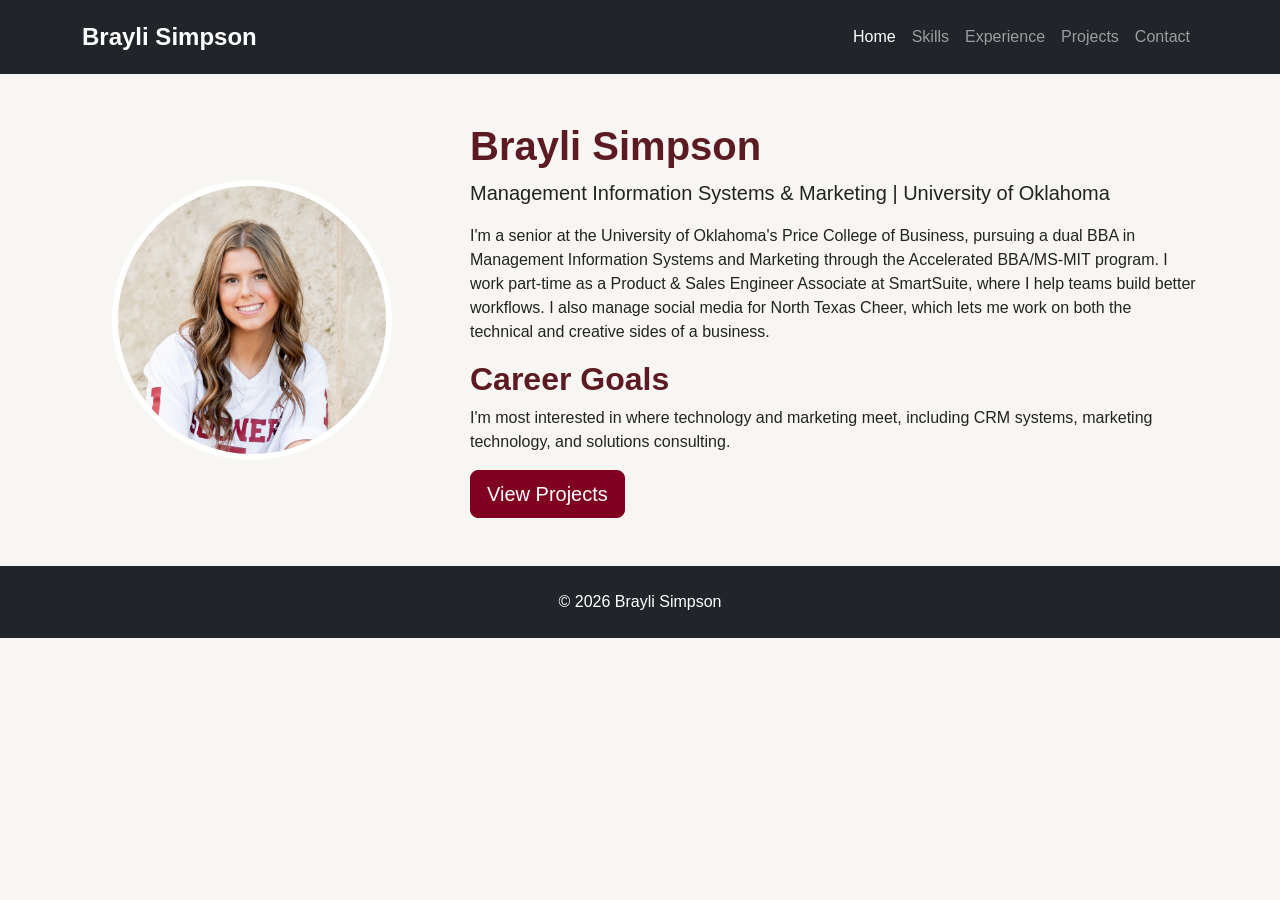
<file: index.html>
<!DOCTYPE html>
<html lang="en">

<head>
    <meta charset="UTF-8">
    <meta name="viewport" content="width=device-width, initial-scale=1.0">
    <title>Brayli Simpson | Portfolio </title>
    <link href="https://cdn.jsdelivr.net/npm/bootstrap@5.3.3/dist/css/bootstrap.min.css" rel="stylesheet">
    <link href="https://cdn.jsdelivr.net/npm/bootstrap-icons@1.11.3/font/bootstrap-icons.min.css" rel="stylesheet">
    <link href="css/style.css" rel="stylesheet">
</head>

<body>
    <nav class="navbar navbar-expand-lg bg-dark sticky-top" data-bs-theme="dark">
        <div class="container">

            <a class="navbar-brand" href="index.html">Brayli Simpson</a>

            <button class="navbar-toggler" type="button" data-bs-toggle="collapse" data-bs-target="#mainNav">
                <span class="navbar-toggler-icon"></span>
            </button>

            <div class="collapse navbar-collapse" id="mainNav">
                <ul class="navbar-nav ms-auto">
                    <li class="nav-item"><a class="nav-link active" href="index.html">Home</a></li>
                    <li class="nav-item"><a class="nav-link" href="skills.html">Skills</a></li>
                    <li class="nav-item"><a class="nav-link" href="experience.html">Experience</a></li>
                    <li class="nav-item"><a class="nav-link" href="projects.html">Projects</a></li>
                    <li class="nav-item"><a class="nav-link" href="contact.html">Contact</a></li>
                </ul>
            </div>

        </div>
    </nav>
    <main>
        <section id="about" class="container py-5">
            <div class="row align-items-center g-5">

                <div class="col-md-4 text-center">
                    <img src="images/Profile.jpeg" alt="Brayli Simpson" class="img-fluid rounded-circle">
                </div>

                <div class="col-md-8">
                    <h1>Brayli Simpson</h1>
                    <p class="lead">Management Information Systems & Marketing | University of Oklahoma</p>

                    <p>I'm a senior at the University of Oklahoma's Price College of Business, pursuing a dual BBA in
                        Management Information Systems and Marketing through the Accelerated BBA/MS-MIT program. I work
                        part-time as a Product & Sales Engineer Associate at SmartSuite, where I help teams build better
                        workflows. I also manage social media for North Texas Cheer, which lets me work on both the
                        technical and creative sides of a business.</p>

                    <h2>Career Goals</h2>
                    <p>I'm most interested in where technology and marketing meet, including CRM systems, marketing
                        technology, and solutions consulting.</p>

                    <a href="projects.html" class="btn btn-primary btn-lg">View Projects</a>
                </div>

            </div>
        </section>
    </main>
    <footer class="bg-dark text-white text-center py-4">
        <p class="mb-0">&copy; 2026 Brayli Simpson</p>

        <!-- Back to top button -->
        <button id="back-to-top" class="btn btn-primary position-fixed bottom-0 end-0 m-4 d-none">
            <i class="bi bi-arrow-up text-white"></i> Top
        </button>
        
    </footer>
    <script src="https://cdn.jsdelivr.net/npm/bootstrap@5.3.3/dist/js/bootstrap.bundle.min.js"></script>
    <script src="js/script.js"></script>
</body>

</html>
</file>
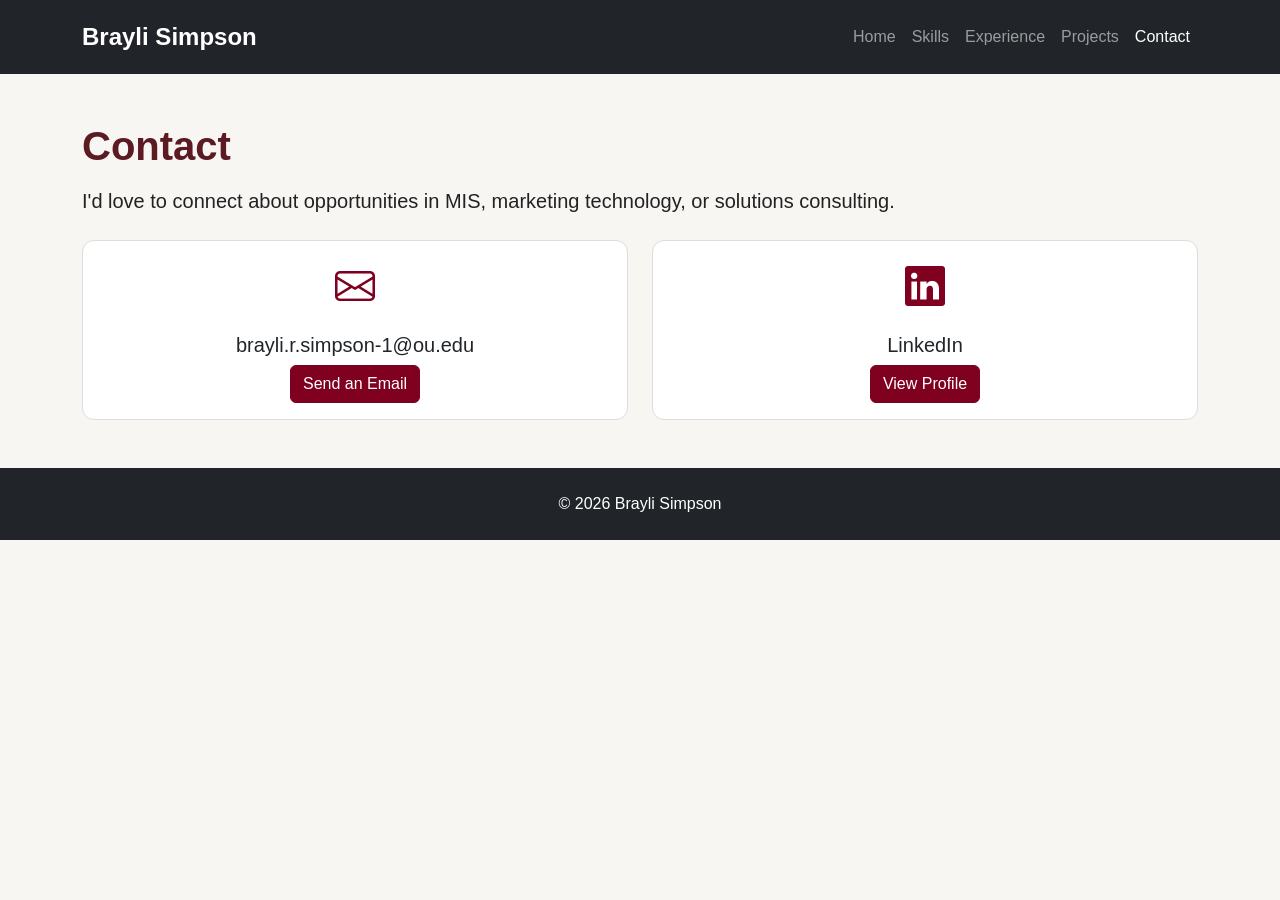
<file: contact.html>
<!DOCTYPE html>
<html lang="en">

<head>
  <meta charset="UTF-8">
  <meta name="viewport" content="width=device-width, initial-scale=1.0">
  <title>Contact | Brayli Simpson</title>
  <link href="https://cdn.jsdelivr.net/npm/bootstrap@5.3.3/dist/css/bootstrap.min.css" rel="stylesheet">
  <link href="https://cdn.jsdelivr.net/npm/bootstrap-icons@1.11.3/font/bootstrap-icons.min.css" rel="stylesheet">
  <link href="css/style.css" rel="stylesheet">
</head>

<body>
  <nav class="navbar navbar-expand-lg bg-dark sticky-top" data-bs-theme="dark">
    <div class="container">

      <a class="navbar-brand" href="index.html">Brayli Simpson</a>

      <button class="navbar-toggler" type="button" data-bs-toggle="collapse" data-bs-target="#mainNav">
        <span class="navbar-toggler-icon"></span>
      </button>

      <div class="collapse navbar-collapse" id="mainNav">
        <ul class="navbar-nav ms-auto">
          <li class="nav-item"><a class="nav-link" href="index.html">Home</a></li>
          <li class="nav-item"><a class="nav-link" href="skills.html">Skills</a></li>
          <li class="nav-item"><a class="nav-link" href="experience.html">Experience</a></li>
          <li class="nav-item"><a class="nav-link" href="projects.html">Projects</a></li>
          <li class="nav-item"><a class="nav-link active" href="contact.html">Contact</a></li>
        </ul>
      </div>

    </div>
  </nav>
  <main>
    <!-- Contact section -->
    <section id="contact" class="container py-5">
      <h1 class="mb-3">Contact</h1>
      <p class="lead mb-4">I'd love to connect about opportunities in MIS, marketing technology, or solutions
        consulting.</p>

      <div class="row g-4">

        <!-- Contact One -->
        <div class="col-md-6">
          <div class="card h-100 text-center">
            <div class="card-body">
              <i class="bi bi-envelope fs-1"></i>
              <h2 class="h5 card-title mt-3">brayli.r.simpson-1@ou.edu</h2>
              <a href="mailto:brayli.r.simpson-1@ou.edu" class="btn btn-primary" target="_blank">Send an Email</a>
            </div>
          </div>
        </div>

        <!-- Contact Two -->
        <div class="col-md-6">
          <div class="card h-100 text-center">
            <div class="card-body">
              <i class="bi bi-linkedin fs-1"></i>
              <h2 class="h5 card-title mt-3">LinkedIn</h2>
              <a href="https://www.linkedin.com/in/brayli-simpson-b76a362b9/?isSelfProfile=true" class="btn btn-primary"
                target="_blank">View Profile</a>
            </div>
          </div>
        </div>

      </div>
    </section>
  </main>

  <!-- Back to top button -->
  <button id="back-to-top" class="btn btn-primary position-fixed bottom-0 end-0 m-4 d-none">
    <i class="bi bi-arrow-up text-white"></i> Top
  </button>
  <footer class="bg-dark text-white text-center py-4">
    <p class="mb-0">&copy; 2026 Brayli Simpson</p>
  </footer>
  <script src="https://cdn.jsdelivr.net/npm/bootstrap@5.3.3/dist/js/bootstrap.bundle.min.js"></script>
  <script src="js/script.js"></script>
</body>

</html>
</file>
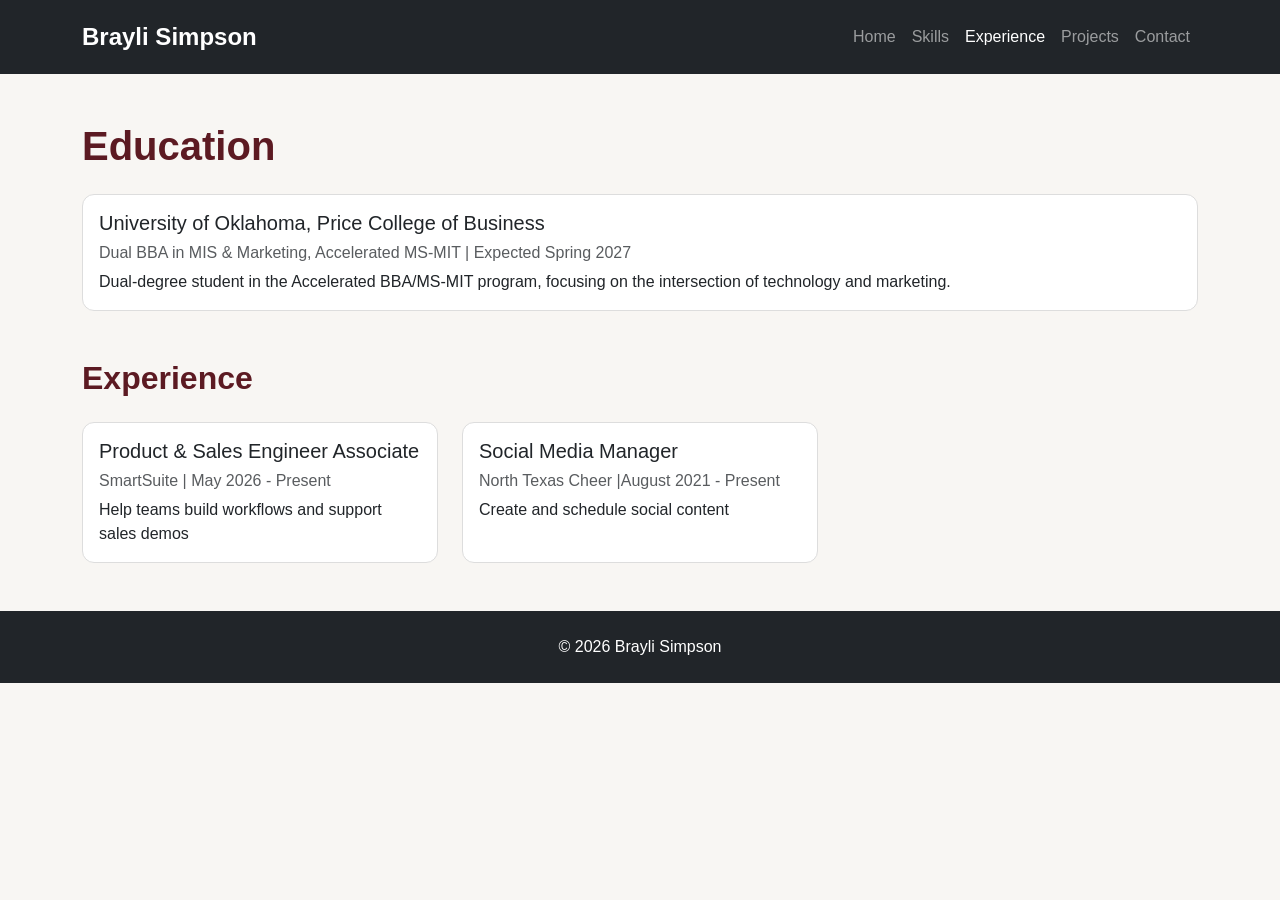
<file: experience.html>
<!DOCTYPE html>
<html lang="en">

<head>
  <meta charset="UTF-8">
  <meta name="viewport" content="width=device-width, initial-scale=1.0">
  <title>Experience | Brayli Simpson</title>
  <link href="https://cdn.jsdelivr.net/npm/bootstrap@5.3.3/dist/css/bootstrap.min.css" rel="stylesheet">
  <link href="https://cdn.jsdelivr.net/npm/bootstrap-icons@1.11.3/font/bootstrap-icons.min.css" rel="stylesheet">
  <link href="css/style.css" rel="stylesheet">
</head>

<body>
  <nav class="navbar navbar-expand-lg bg-dark sticky-top" data-bs-theme="dark">
    <div class="container">

      <a class="navbar-brand" href="index.html">Brayli Simpson</a>

      <button class="navbar-toggler" type="button" data-bs-toggle="collapse" data-bs-target="#mainNav">
        <span class="navbar-toggler-icon"></span>
      </button>

      <div class="collapse navbar-collapse" id="mainNav">
        <ul class="navbar-nav ms-auto">
          <li class="nav-item"><a class="nav-link" href="index.html">Home</a></li>
          <li class="nav-item"><a class="nav-link" href="skills.html">Skills</a></li>
          <li class="nav-item"><a class="nav-link active" href="experience.html">Experience</a></li>
          <li class="nav-item"><a class="nav-link" href="projects.html">Projects</a></li>
          <li class="nav-item"><a class="nav-link" href="contact.html">Contact</a></li>
        </ul>
      </div>

    </div>
  </nav>
  <main class="container py-5">

    <!-- EDUCATION -->
    <h1 class="mb-4">Education</h1>
    <div class="card mb-5">
      <div class="card-body">
        <h2 class="h5 card-title">University of Oklahoma, Price College of Business</h2>
        <h3 class="h6 text-muted">Dual BBA in MIS & Marketing, Accelerated MS-MIT | Expected Spring 2027</h3>
        <p class="card-text">Dual-degree student in the Accelerated BBA/MS-MIT program, focusing on the intersection of
          technology and marketing.</p>
      </div>
    </div>

    <!-- EXPERIENCE -->
    <h2 class="mb-4">Experience</h2>
    <div class="row g-4">

      <div class="col-md-6 col-lg-4">
        <div class="card h-100">
          <div class="card-body">
            <h3 class="h5 card-title">Product & Sales Engineer Associate</h3>
            <h4 class="h6 text-muted">SmartSuite | May 2026 - Present</h4>
            <p class="card-text">Help teams build workflows and support sales demos</p>
          </div>
        </div>
      </div>

      <div class="col-md-6 col-lg-4">
        <div class="card h-100">
          <div class="card-body">
            <h3 class="h5 card-title">Social Media Manager </h3>
            <h4 class="h6 text-muted">North Texas Cheer |August 2021 - Present</h4>
            <p class="card-text">Create and schedule social content</p>
          </div>
        </div>
      </div>

    </div>
  </main>

  <!-- Back to top button -->
  <button id="back-to-top" class="btn btn-primary position-fixed bottom-0 end-0 m-4 d-none">
    <i class="bi bi-arrow-up text-white"></i> Top
  </button>

  <footer class="bg-dark text-white text-center py-4">
    <p class="mb-0">&copy; 2026 Brayli Simpson</p>
  </footer>

  <script src="https://cdn.jsdelivr.net/npm/bootstrap@5.3.3/dist/js/bootstrap.bundle.min.js"></script>
  <script src="js/script.js"></script>
</body>

</html>
</file>
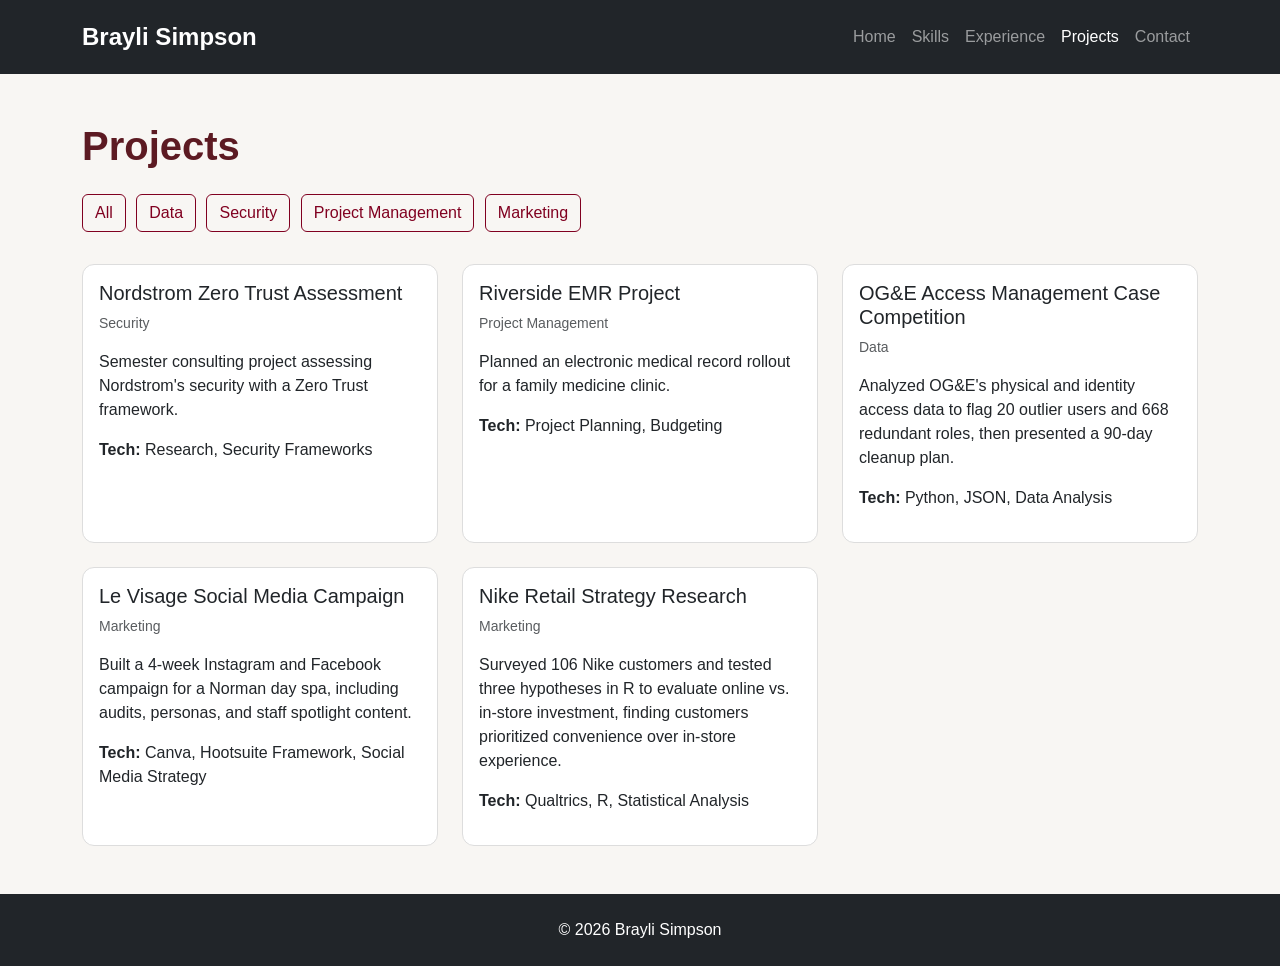
<file: projects.html>
<!DOCTYPE html>
<html lang="en">

<head>
  <meta charset="UTF-8">
  <meta name="viewport" content="width=device-width, initial-scale=1.0">
  <title>Projects | Brayli Simpson</title>
  <link href="https://cdn.jsdelivr.net/npm/bootstrap@5.3.3/dist/css/bootstrap.min.css" rel="stylesheet">
  <link href="https://cdn.jsdelivr.net/npm/bootstrap-icons@1.11.3/font/bootstrap-icons.min.css" rel="stylesheet">
  <link href="css/style.css" rel="stylesheet">
</head>

<body>
  <nav class="navbar navbar-expand-lg bg-dark sticky-top" data-bs-theme="dark">
    <div class="container">

      <a class="navbar-brand" href="index.html">Brayli Simpson</a>

      <button class="navbar-toggler" type="button" data-bs-toggle="collapse" data-bs-target="#mainNav">
        <span class="navbar-toggler-icon"></span>
      </button>

      <div class="collapse navbar-collapse" id="mainNav">
        <ul class="navbar-nav ms-auto">
          <li class="nav-item"><a class="nav-link" href="index.html">Home</a></li>
          <li class="nav-item"><a class="nav-link" href="skills.html">Skills</a></li>
          <li class="nav-item"><a class="nav-link" href="experience.html">Experience</a></li>
          <li class="nav-item"><a class="nav-link active" href="projects.html">Projects</a></li>
          <li class="nav-item"><a class="nav-link" href="contact.html">Contact</a></li>
        </ul>
      </div>

    </div>
  </nav>
  <main>
    <section id="projects" class="container py-5">
      <h1 class="mb-4">Projects</h1>


      <div class="mb-4">
        <button class="btn btn-outline-primary filter-btn" data-category="All">All</button>
        <button class="btn btn-outline-primary filter-btn" data-category="Data">Data</button>
        <button class="btn btn-outline-primary filter-btn" data-category="Security">Security</button>
        <button class="btn btn-outline-primary filter-btn" data-category="Project Management">Project
          Management</button>
        <button class="btn btn-outline-primary filter-btn" data-category="Marketing">Marketing</button>
      </div>

      <div id="projects-container" class="row g-4"></div>
    </section>
  </main>

  <!-- Back to top button -->
  <button id="back-to-top" class="btn btn-primary position-fixed bottom-0 end-0 m-4 d-none">
    <i class="bi bi-arrow-up text-white"></i> Top
  </button>

  <footer class="bg-dark text-white text-center py-4">
    <p class="mb-0">&copy; 2026 Brayli Simpson</p>
  </footer>
  <script src="https://cdn.jsdelivr.net/npm/bootstrap@5.3.3/dist/js/bootstrap.bundle.min.js"></script>
  <script src="js/script.js"></script>
</body>

</html>
</file>
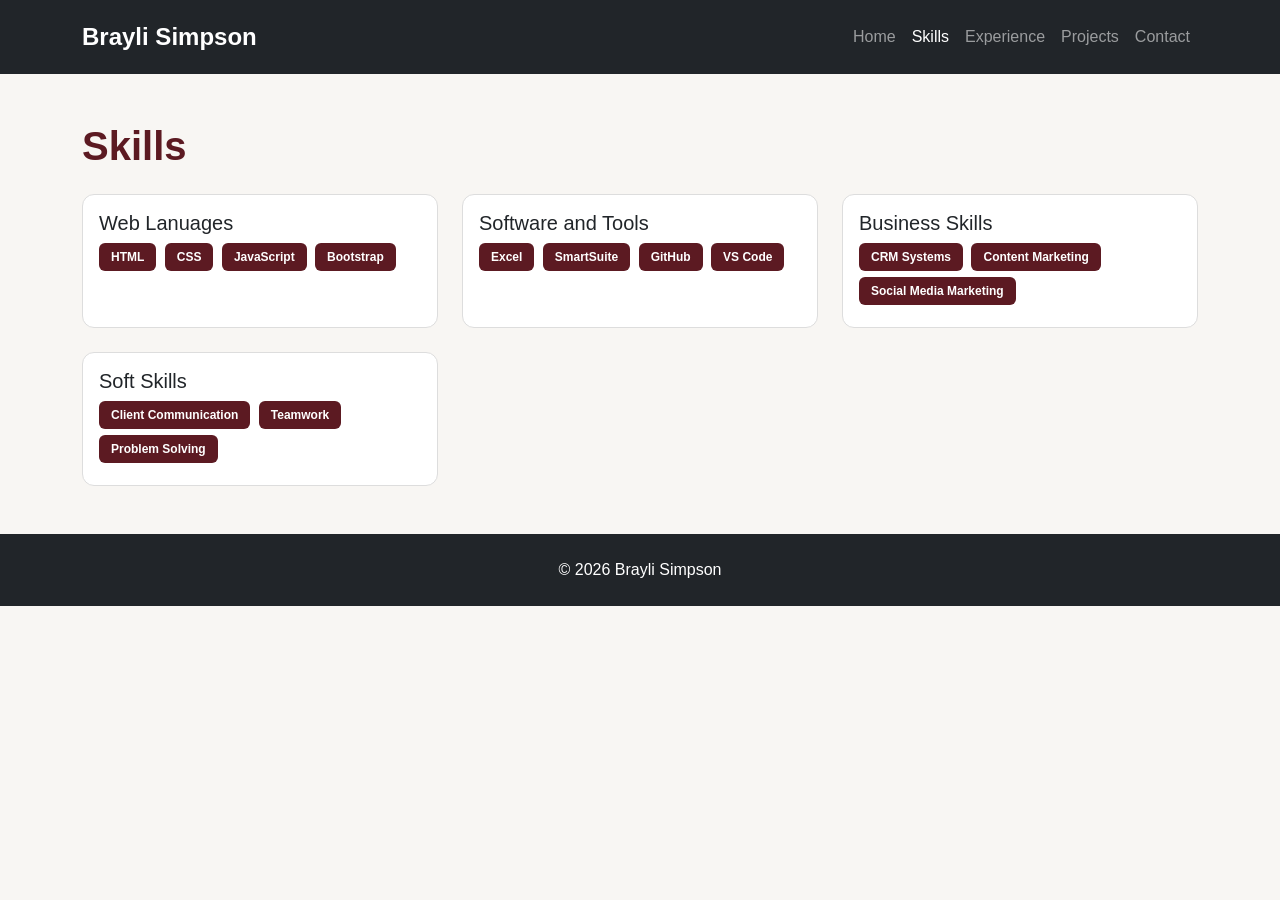
<file: skills.html>
<!DOCTYPE html>
<html lang="en">

<head>
  <meta charset="UTF-8">
  <meta name="viewport" content="width=device-width, initial-scale=1.0">
  <title>Skills | Brayli Simpson</title>
  <link href="https://cdn.jsdelivr.net/npm/bootstrap@5.3.3/dist/css/bootstrap.min.css" rel="stylesheet">
  <link href="https://cdn.jsdelivr.net/npm/bootstrap-icons@1.11.3/font/bootstrap-icons.min.css" rel="stylesheet">
  <link href="css/style.css" rel="stylesheet">
</head>

<body>
  <nav class="navbar navbar-expand-lg bg-dark sticky-top" data-bs-theme="dark">
    <div class="container">

      <a class="navbar-brand" href="index.html">Brayli Simpson</a>

      <button class="navbar-toggler" type="button" data-bs-toggle="collapse" data-bs-target="#mainNav">
        <span class="navbar-toggler-icon"></span>
      </button>

      <div class="collapse navbar-collapse" id="mainNav">
        <ul class="navbar-nav ms-auto">
          <li class="nav-item"><a class="nav-link" href="index.html">Home</a></li>
          <li class="nav-item"><a class="nav-link active" href="skills.html">Skills</a></li>
          <li class="nav-item"><a class="nav-link" href="experience.html">Experience</a></li>
          <li class="nav-item"><a class="nav-link" href="projects.html">Projects</a></li>
          <li class="nav-item"><a class="nav-link" href="contact.html">Contact</a></li>
        </ul>
      </div>

    </div>
  </nav>
  <main class="container py-5">
    <h1 class="mb-4">Skills</h1>

    <div class="row g-4">

      <div class="col-md-6 col-lg-4">
        <div class="card h-100">
          <div class="card-body">
            <h2 class="h5 card-title">Web Lanuages</h2>
            <span class="badge bg-maroon">HTML</span>
            <span class="badge bg-maroon">CSS</span>
            <span class="badge bg-maroon">JavaScript</span>
            <span class="badge bg-maroon">Bootstrap</span>
          </div>
        </div>
      </div>

      <div class="col-md-6 col-lg-4">
        <div class="card h-100">
          <div class="card-body">
            <h2 class="h5 card-title">Software and Tools</h2>
            <span class="badge bg-maroon">Excel</span>
            <span class="badge bg-maroon">SmartSuite</span>
            <span class="badge bg-maroon">GitHub</span>
            <span class="badge bg-maroon">VS Code</span>
          </div>
        </div>
      </div>

      <div class="col-md-6 col-lg-4">
        <div class="card h-100">
          <div class="card-body">
            <h2 class="h5 card-title">Business Skills</h2>
            <span class="badge bg-maroon">CRM Systems</span>
            <span class="badge bg-maroon">Content Marketing</span>
            <span class="badge bg-maroon">Social Media Marketing</span>
          </div>
        </div>
      </div>

      <div class="col-md-6 col-lg-4">
        <div class="card h-100">
          <div class="card-body">
            <h2 class="h5 card-title">Soft Skills</h2>
            <span class="badge bg-maroon">Client Communication</span>
            <span class="badge bg-maroon">Teamwork</span>
            <span class="badge bg-maroon">Problem Solving</span>
          </div>
        </div>
      </div>

    </div>
  </main>
  <footer class="bg-dark text-white text-center py-4">
    <p class="mb-0">&copy; 2026 Brayli Simpson</p>

    <!-- Back to top button -->
    <button id="back-to-top" class="btn btn-primary position-fixed bottom-0 end-0 m-4 d-none">
      <i class="bi bi-arrow-up text-white"></i> Top
    </button>

  </footer>
  <script src="https://cdn.jsdelivr.net/npm/bootstrap@5.3.3/dist/js/bootstrap.bundle.min.js"></script>
  <script src="js/script.js"></script>
</body>

</html>
</file>
<file: css/style.css>
/*
    Brayli Simpson Portfolio

    This CSS customizes the look of the portfolio.
    Bootstrap handles the layout, spacing, grid, navbar,
    cards, buttons, and responsive behavior.

    Custom CSS is used for colors, fonts, backgrounds,
    borders, images, and buttons.
*/

body {
    margin: 0;
    font-family: Arial, Helvetica, sans-serif;
    background: #f8f6f3;
    color: #222;
}

h1,
h2 {
    font-weight: bold;
    color: #5c1a22;
}

.bg-maroon {
    background: #5c1a22;
    color: white;
}

.navbar {
    padding: 14px 0;
}

.navbar-brand {
    font-size: 1.5rem;
    font-weight: bold;
}

section {
    padding-top: 48px;
    padding-bottom: 48px;
}

.rounded-circle {
    width: 280px;
    height: 280px;
    object-fit: cover;
    border: 6px solid white;
}

.card {
    background: white;
    border: 1px solid #ddd;
    border-radius: 12px;
}

.btn-primary,
.btn-primary:hover {
    background: #800020;
    border-color: #800020;
    color: white;
}

.btn-outline-primary {
    color: #800020;
    border-color: #800020;
    margin: 0 6px 8px 0;
}

.btn-outline-primary:hover {
    background: #800020;
    color: white;
}

.badge {
    padding: 8px 12px;
    margin: 0 4px 6px 0;
}

.bi {
    color: #800020;
}
</file>
